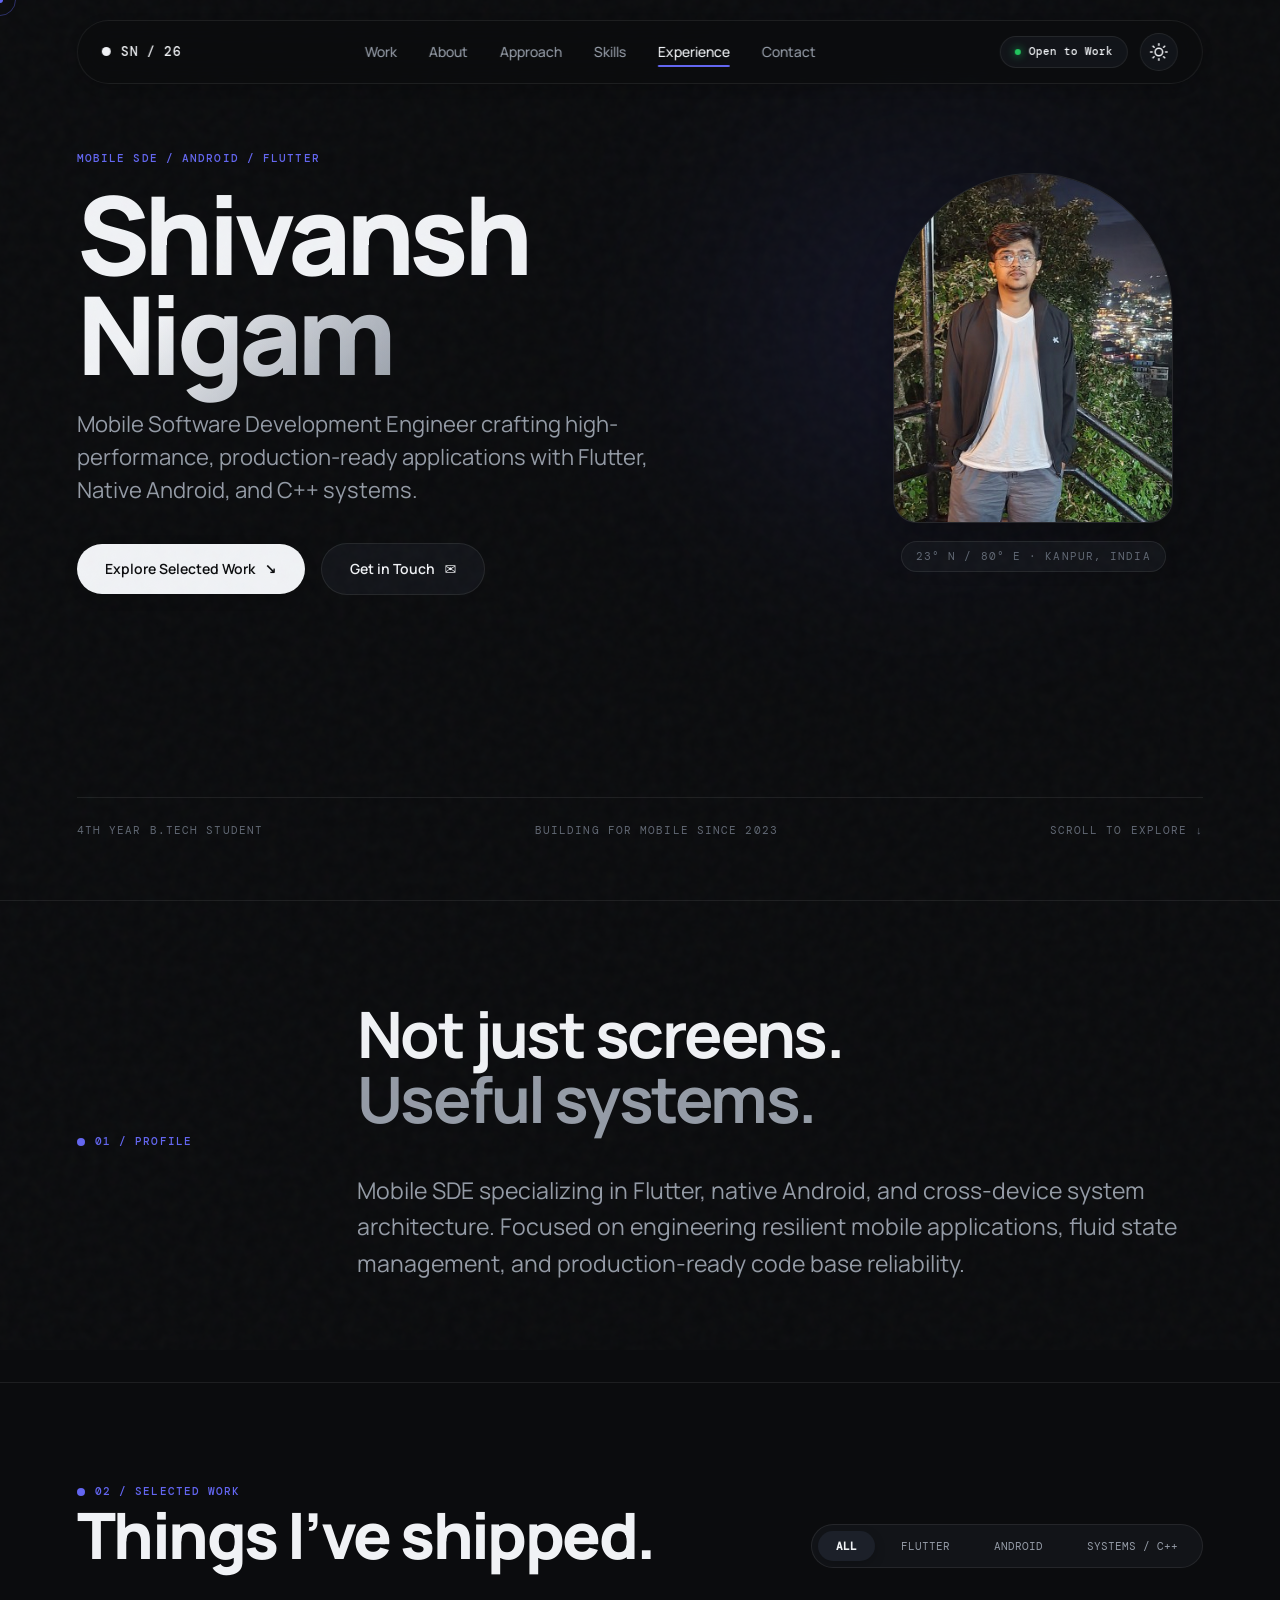
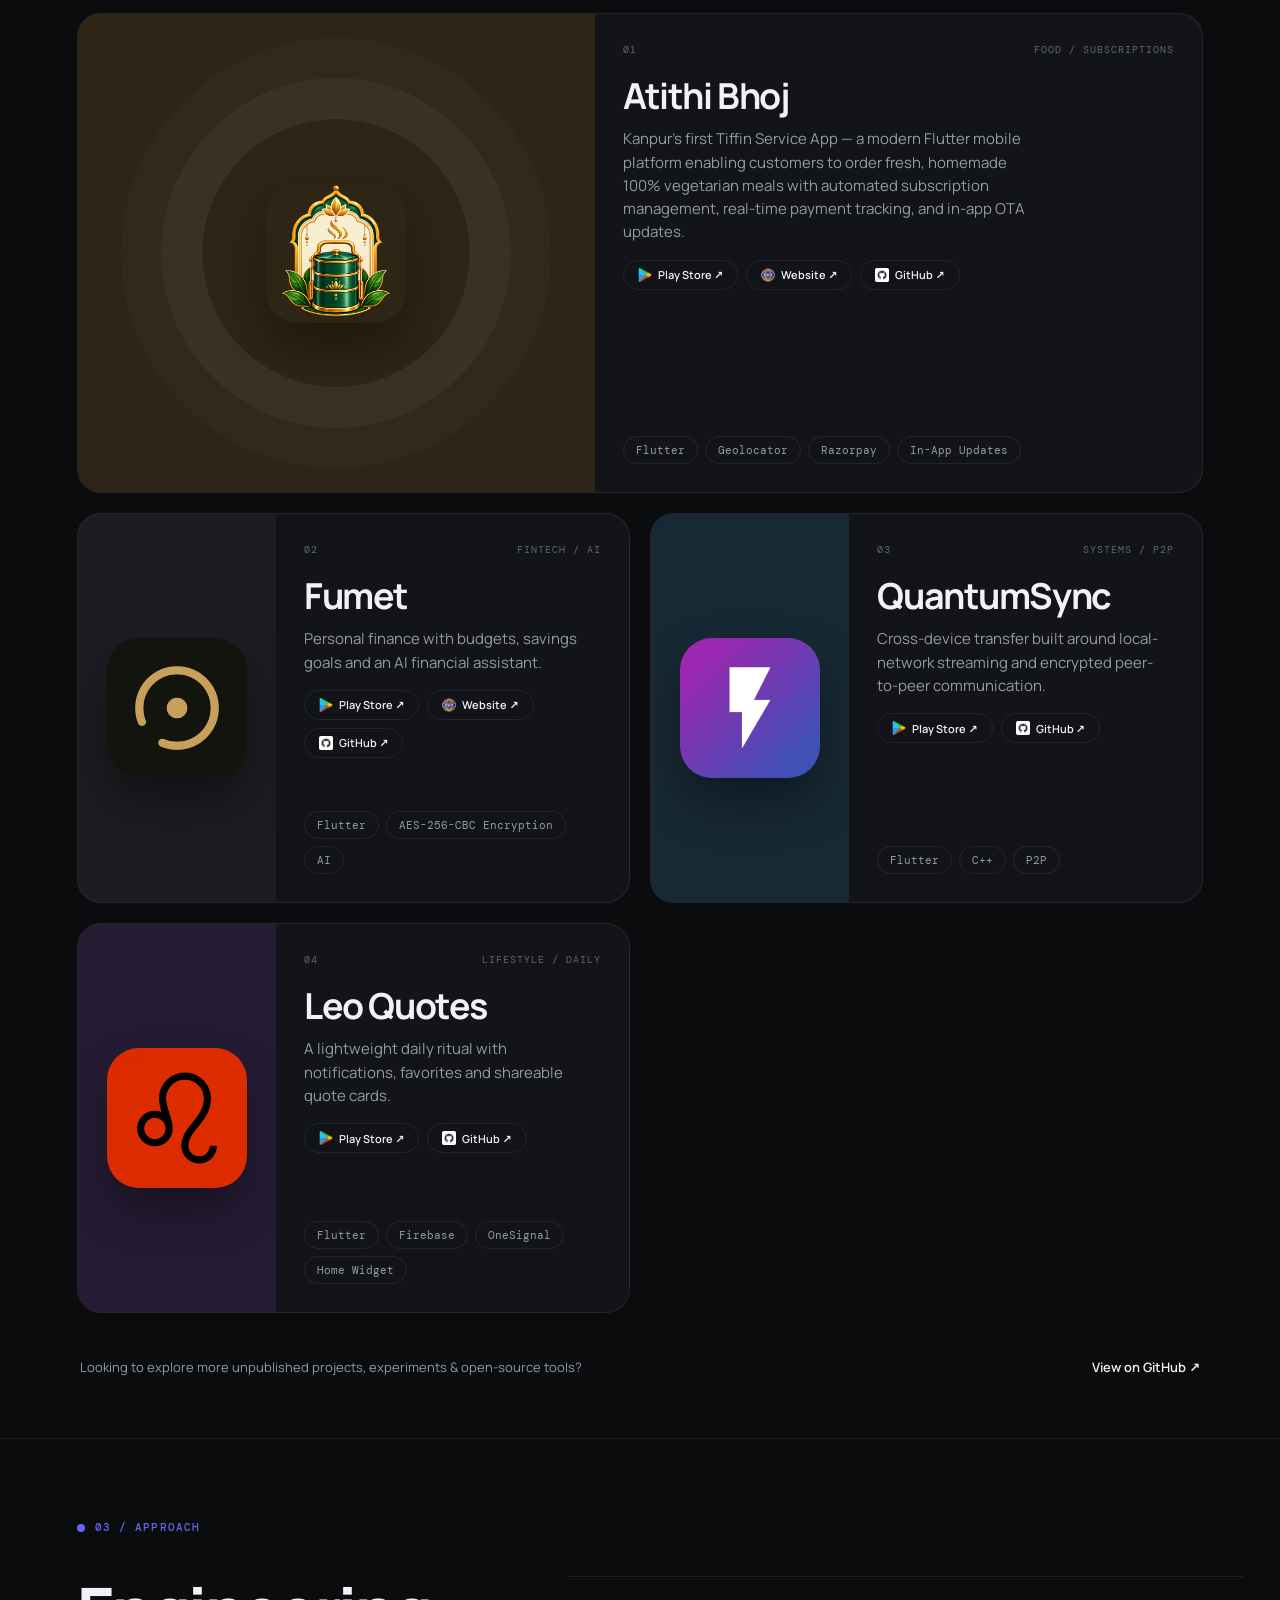
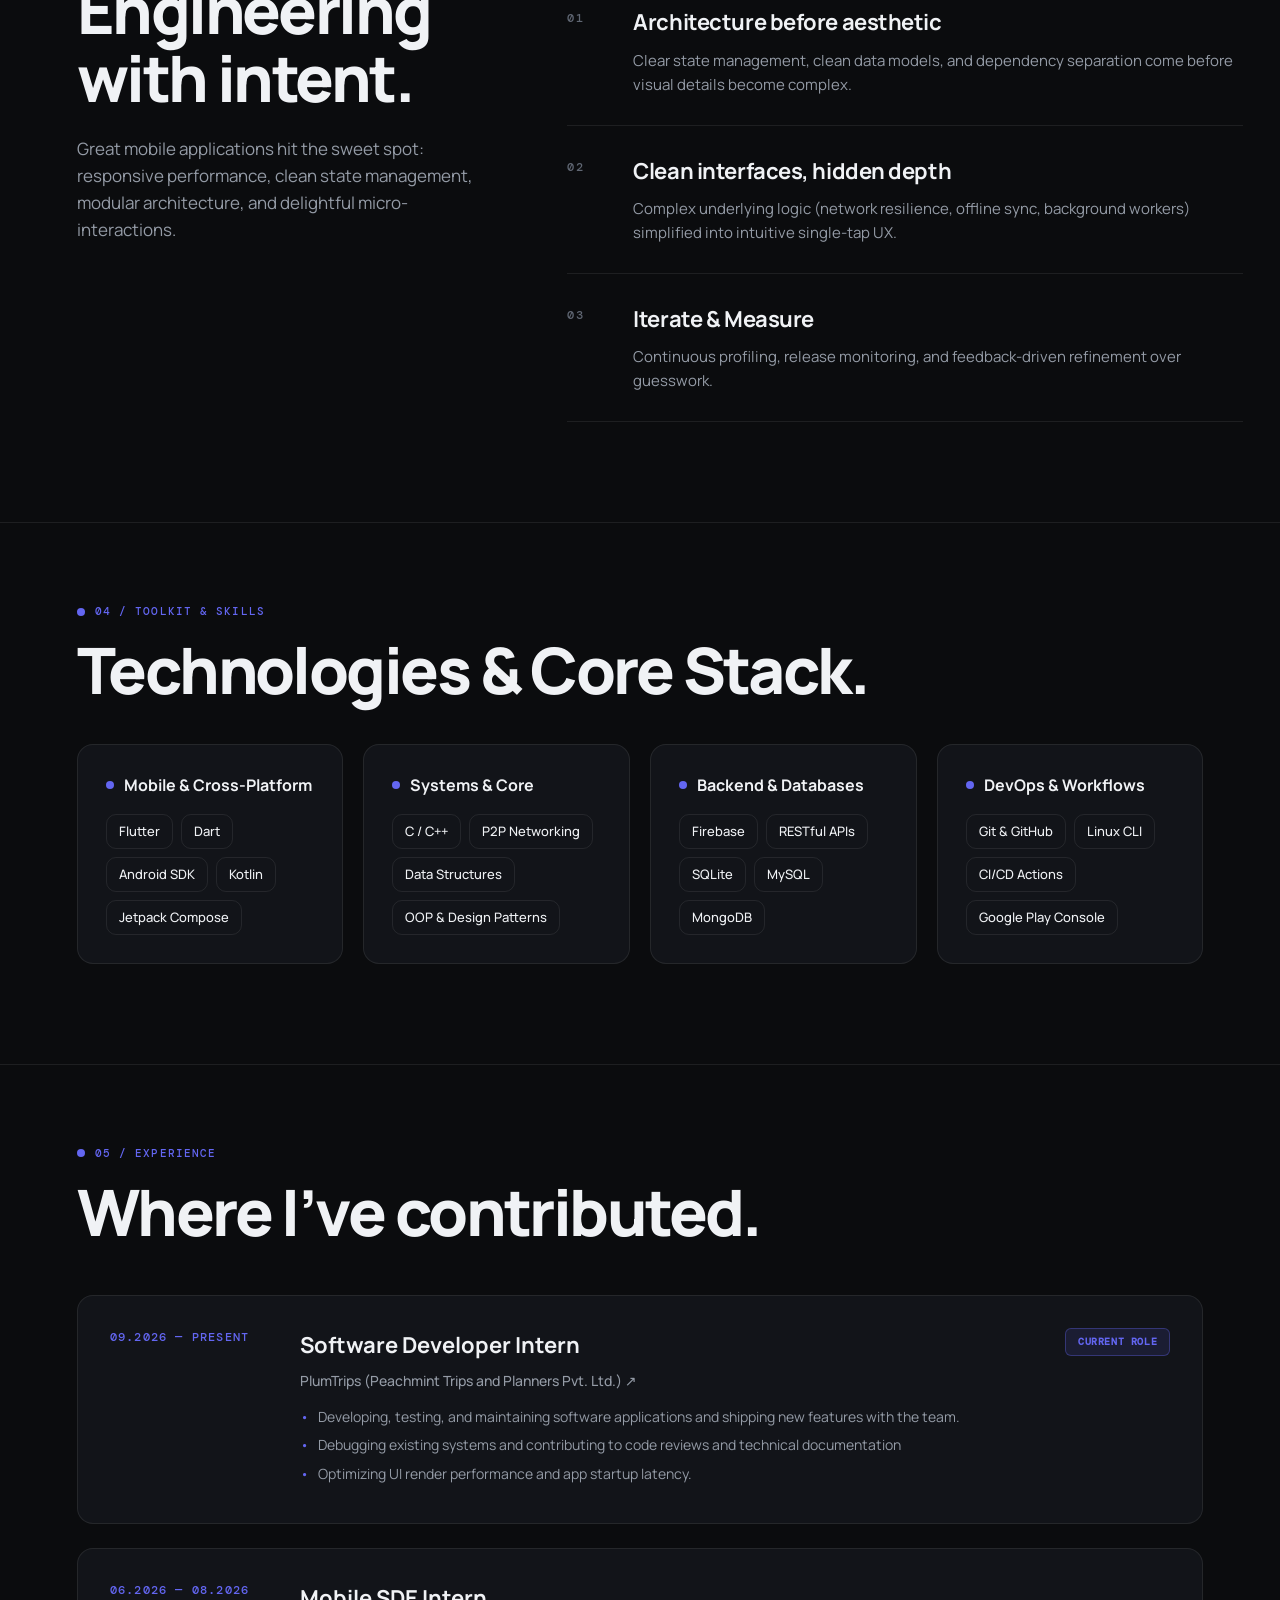
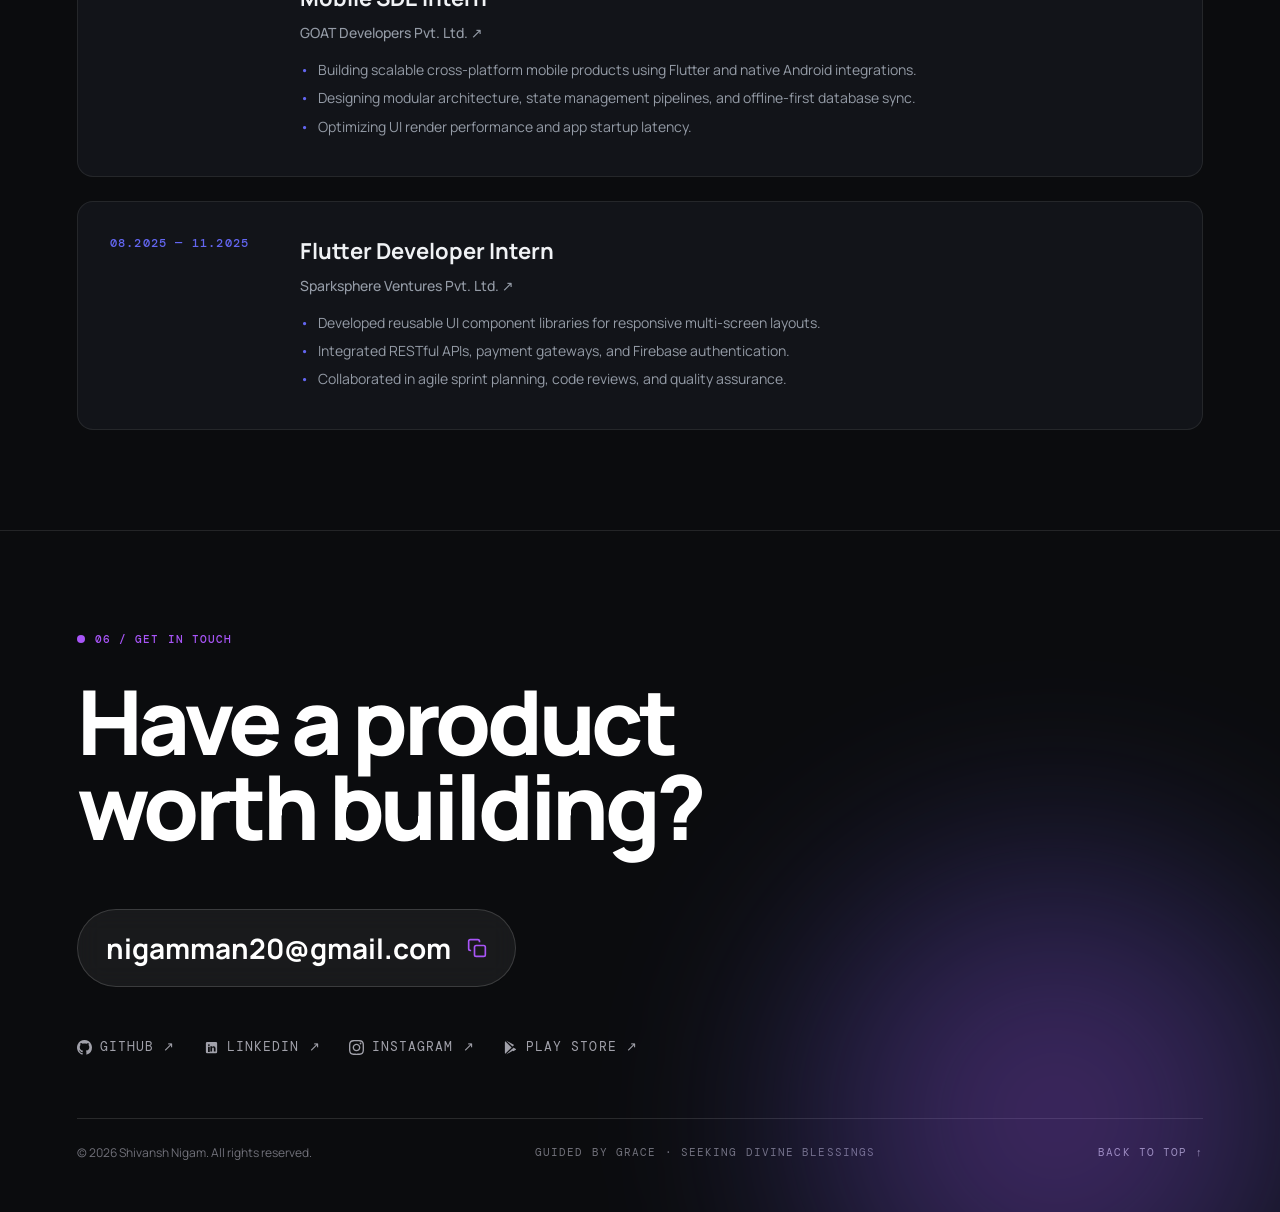
<file: index.html>
<!DOCTYPE html>
<html lang="en" data-theme="dark">

<head>
  <meta charset="utf-8" />
  <meta name="viewport" content="width=device-width, initial-scale=1" />
  <meta name="description"
    content="Shivansh Nigam — Mobile SDE & Android/Flutter Developer building scalable mobile products." />
  <meta name="theme-color" content="#0b0c0e" />
  <title>Shivansh Nigam - Mobile SDE</title>

  <!-- Google Fonts -->
  <link rel="preconnect" href="https://fonts.googleapis.com">
  <link rel="preconnect" href="https://fonts.gstatic.com" crossorigin>
  <link
    href="https://fonts.googleapis.com/css2?family=DM+Mono:wght@400;500&family=Manrope:wght@400;500;600;700;800&display=swap"
    rel="stylesheet">

  <!-- Favicon -->
  <link rel="icon" type="image/png" href="assets/icons/nigamman_icon_512.png" />
  <link rel="apple-touch-icon" href="assets/icons/nigamman_icon_512.png" />

  <link rel="stylesheet" href="styles.css" />
</head>

<body>
  <!-- Ambient background grain & glow -->
  <div class="grain"></div>
  <div class="ambient-glow ambient-hero"></div>

  <!-- Top Scroll Progress -->
  <div class="scroll-line" id="scrollLine"><span></span></div>

  <!-- Header & Navigation -->
  <header class="nav-header">
    <a class="mark" href="#top" aria-label="Shivansh Nigam Home">
      <span class="mark-dot"></span>
      <span>SN / 26</span>
    </a>

    <nav class="desktop-nav" aria-label="Primary Navigation">
      <a href="#work">Work</a>
      <a href="#about">About</a>
      <a href="#approach">Approach</a>
      <a href="#skills">Skills</a>
      <a href="#experience">Experience</a>
      <a href="#contact">Contact</a>
    </nav>

    <div class="nav-actions">
      <a class="availability" href="mailto:nigamman20@gmail.com?subject=Job%20Opportunity%20Inquiry">
        <span class="availability-dot"></span> Open to Work
      </a>

      <!-- Theme Switcher -->
      <button class="theme-toggle" id="themeToggle" aria-label="Toggle dark/light theme" title="Toggle theme">
        <svg class="sun-icon" viewBox="0 0 24 24">
          <circle cx="12" cy="12" r="5"></circle>
          <line x1="12" y1="1" x2="12" y2="3"></line>
          <line x1="12" y1="21" x2="12" y2="23"></line>
          <line x1="4.22" y1="4.22" x2="5.64" y2="5.64"></line>
          <line x1="18.36" y1="18.36" x2="19.78" y2="19.78"></line>
          <line x1="1" y1="12" x2="3" y2="12"></line>
          <line x1="21" y1="12" x2="23" y2="12"></line>
          <line x1="4.22" y1="19.78" x2="5.64" y2="18.36"></line>
          <line x1="18.36" y1="5.64" x2="19.78" y2="4.22"></line>
        </svg>
      </button>

      <!-- Mobile Hamburger Button -->
      <button class="menu-btn" id="menuBtn" aria-label="Toggle navigation menu" aria-expanded="false">
        <span></span>
        <span></span>
      </button>
    </div>
  </header>

  <!-- Mobile Overlay Menu -->
  <div class="mobile-menu" id="mobileMenu">
    <a href="#work">Work</a>
    <a href="#about">About</a>
    <a href="#approach">Approach</a>
    <a href="#skills">Skills</a>
    <a href="#experience">Experience</a>
    <a href="#contact">Contact</a>
  </div>

  <main id="top">
    <!-- Hero Section -->
    <section class="hero section-pad">
      <div class="hero-grid">
        <div class="hero-content reveal">
          <div class="hero-meta mono">MOBILE SDE / ANDROID / FLUTTER</div>
          <div class="hero-title">
            <h1>Shivansh<br><span class="gradient-text">Nigam</span></h1>
          </div>
          <p class="hero-sub">Mobile Software Development Engineer crafting high-performance, production-ready
            applications with Flutter, Native Android, and C++ systems.</p>

          <div class="hero-actions">
            <a href="#work" class="btn btn-primary">
              Explore Selected Work <span>↘</span>
            </a>
            <a href="#contact" class="btn btn-secondary">
              Get in Touch <span>✉</span>
            </a>
          </div>
        </div>

        <div class="hero-portrait-wrapper reveal">
          <div class="portrait-card">
            <img src="assets/profile.jpg" alt="Shivansh Nigam" />
          </div>
          <div class="portrait-location mono">23° N / 80° E · KANPUR, INDIA</div>
        </div>
      </div>

      <div class="hero-footer mono reveal">
        <span>4TH YEAR B.TECH STUDENT</span>
        <span>BUILDING FOR MOBILE SINCE 2023</span>
        <span>SCROLL TO EXPLORE ↓</span>
      </div>
    </section>

    <!-- Profile / About Section -->
    <section class="statement section-pad reveal" id="about">
      <div class="statement-grid">
        <div class="section-label mono">01 / PROFILE</div>
        <div>
          <h2 class="giant-text">Not just screens.<br><span>Useful systems.</span></h2>
          <p class="statement-body">Mobile SDE specializing in Flutter, native Android, and cross-device system
            architecture. Focused on engineering resilient mobile applications, fluid state management, and
            production-ready code base reliability.</p>
        </div>
      </div>
    </section>

    <!-- Selected Work Section -->
    <section class="work section-pad" id="work">
      <div class="section-head reveal">
        <div>
          <div class="section-label mono">02 / SELECTED WORK</div>
          <h2 class="section-title">Things I’ve shipped.</h2>
        </div>

        <!-- Filter Tabs -->
        <div class="filter-tabs" id="filterTabs">
          <button class="filter-btn active" data-filter="all">ALL</button>
          <button class="filter-btn" data-filter="flutter">FLUTTER</button>
          <button class="filter-btn" data-filter="android">ANDROID</button>
          <button class="filter-btn" data-filter="systems">SYSTEMS / C++</button>
        </div>
      </div>

      <div class="work-list">
        <article class="project featured reveal" data-category="flutter">
          <div class="project-visual warm">
            <div class="visual-ring"></div>
            <img src="assets/atithi-bhoj.png" alt="Atithi Bhoj app icon" />
          </div>
          <div class="project-info">
            <div class="project-top mono">
              <span>01</span>
              <span>FOOD / SUBSCRIPTIONS</span>
            </div>
            <h3>Atithi Bhoj</h3>
            <p>Kanpur's first Tiffin Service App — a modern Flutter mobile platform enabling customers to order fresh,
              homemade 100% vegetarian meals with automated subscription management, real-time payment tracking, and
              in-app OTA updates.</p>
            <div class="project-actions">
              <a href="https://play.google.com/store/apps/details?id=com.nigamman.atithibhoj" target="_blank"
                rel="noreferrer" class="project-btn btn-playstore"><img
                  src="assets/icons/playstore (1).png" alt="Play Store" class="btn-icon" /> Play Store ↗</a>
              <a href="https://nigamman.github.io/atithi-bhoj-website/" target="_blank" rel="noreferrer"
                class="project-btn btn-demo"><img src="assets/icons/world-wide-web.png" alt="Website"
                  class="btn-icon btn-icon-web" /> Website ↗</a>
              <a href="https://github.com/nigamman/tiffin_service_app" target="_blank" rel="noreferrer"
                class="project-btn btn-github"><img src="assets/icons/github.png" alt="GitHub"
                  class="btn-icon btn-icon-github" /> GitHub ↗</a>
            </div>
            <div class="tags">
              <span>Flutter</span>
              <span>Geolocator</span>
              <span>Razorpay</span>
              <span>In-App Updates</span>
            </div>
          </div>
        </article>

        <article class="project reveal" data-category="flutter">
          <div class="project-visual dark">
            <img src="assets/fumet.png" alt="Fumet app icon" />
          </div>
          <div class="project-info">
            <div class="project-top mono">
              <span>02</span>
              <span>FINTECH / AI</span>
            </div>
            <h3>Fumet</h3>
            <p>Personal finance with budgets, savings goals and an AI financial assistant.</p>
            <div class="project-actions">
              <a href="https://play.google.com/store/apps/details?id=com.nigamman.fumet" target="_blank"
                rel="noreferrer" class="project-btn btn-playstore"><img src="assets/icons/playstore (1).png"
                  alt="Play Store" class="btn-icon" /> Play Store ↗</a>
              <a href="https://nigamman.github.io/fumet.in/" target="_blank" rel="noreferrer"
                class="project-btn btn-demo"><img src="assets/icons/world-wide-web.png" alt="Website"
                  class="btn-icon btn-icon-web" /> Website ↗</a>
              <a href="https://github.com/nigamman/smart-fintech-app" target="_blank" rel="noreferrer"
                class="project-btn btn-github"><img src="assets/icons/github.png" alt="GitHub"
                  class="btn-icon btn-icon-github" /> GitHub ↗</a>
            </div>
            <div class="tags">
              <span>Flutter</span>
              <span>AES-256-CBC Encryption</span>
              <span>AI</span>
            </div>
          </div>
        </article>

        <article class="project reveal" data-category="systems">
          <div class="project-visual blue">
            <img src="assets/quantumsync.png" alt="QuantumSync app icon" />
          </div>
          <div class="project-info">
            <div class="project-top mono">
              <span>03</span>
              <span>SYSTEMS / P2P</span>
            </div>
            <h3>QuantumSync</h3>
            <p>Cross-device transfer built around local-network streaming and encrypted peer-to-peer communication.</p>
            <div class="project-actions">
              <a href="https://play.google.com/store/apps/details?id=com.nigamman.quantumsync" target="_blank"
                rel="noreferrer" class="project-btn btn-playstore"><img src="assets/icons/playstore (1).png"
                  alt="Play Store" class="btn-icon" /> Play Store ↗</a>
              <a href="https://github.com/nigamman/quantum_sync" target="_blank" rel="noreferrer"
                class="project-btn btn-github"><img src="assets/icons/github.png" alt="GitHub"
                  class="btn-icon btn-icon-github" /> GitHub ↗</a>
            </div>
            <div class="tags">
              <span>Flutter</span>
              <span>C++</span>
              <span>P2P</span>
            </div>
          </div>
        </article>

        <article class="project reveal" data-category="android">
          <div class="project-visual violet">
            <img src="assets/leo-quotes.png" alt="Leo Quotes app icon" />
          </div>
          <div class="project-info">
            <div class="project-top mono">
              <span>04</span>
              <span>LIFESTYLE / DAILY</span>
            </div>
            <h3>Leo Quotes</h3>
            <p>A lightweight daily ritual with notifications, favorites and shareable quote cards.</p>
            <div class="project-actions">
              <a href="https://play.google.com/store/apps/details?id=com.nigamman.leoquotes" target="_blank"
                rel="noreferrer" class="project-btn btn-playstore"><img src="assets/icons/playstore (1).png"
                  alt="Play Store" class="btn-icon" /> Play Store ↗</a>
              <a href="https://github.com/nigamman/app_leo_quotes" target="_blank" rel="noreferrer"
                class="project-btn btn-github"><img src="assets/icons/github.png" alt="GitHub"
                  class="btn-icon btn-icon-github" /> GitHub ↗</a>
            </div>
            <div class="tags">
              <span>Flutter</span>
              <span>Firebase</span>
              <span>OneSignal</span>
              <span>Home Widget</span>
            </div>
          </div>
        </article>
      </div>

      <div class="all-work reveal">
        <span>Looking to explore more unpublished projects, experiments & open-source tools?</span>
        <a href="https://github.com/nigamman" target="_blank" rel="noreferrer">View on GitHub ↗</a>
      </div>
    </section>

    <!-- Approach Section -->
    <section class="approach-section section-pad" id="approach">
      <div class="section-label mono reveal">03 / APPROACH</div>
      <div class="approach-grid">
        <div class="reveal">
          <h2 class="section-title">Engineering<br>with intent.</h2>
          <p style="color: var(--text-muted); margin-top: 24px; font-size: 17px; max-width: 400px;">
            Great mobile applications hit the sweet spot: responsive performance, clean state management, modular
            architecture, and delightful micro-interactions.
          </p>
        </div>

        <div class="principles-list">
          <article class="principle-card reveal">
            <span class="principle-num mono">01</span>
            <div>
              <h3>Architecture before aesthetic</h3>
              <p>Clear state management, clean data models, and dependency separation come before visual details become
                complex.</p>
            </div>
          </article>

          <article class="principle-card reveal">
            <span class="principle-num mono">02</span>
            <div>
              <h3>Clean interfaces, hidden depth</h3>
              <p>Complex underlying logic (network resilience, offline sync, background workers) simplified into
                intuitive single-tap UX.</p>
            </div>
          </article>

          <article class="principle-card reveal">
            <span class="principle-num mono">03</span>
            <div>
              <h3>Iterate & Measure</h3>
              <p>Continuous profiling, release monitoring, and feedback-driven refinement over guesswork.</p>
            </div>
          </article>
        </div>
      </div>
    </section>

    <!-- Toolkit / Skills Section -->
    <section class="stack-section section-pad" id="skills">
      <div class="section-label mono reveal">04 / TOOLKIT & SKILLS</div>
      <h2 class="section-title reveal" style="margin-top: 16px;">Technologies & Core Stack.</h2>

      <div class="toolkit-grid">
        <div class="toolkit-card reveal">
          <h3><span></span> Mobile & Cross-Platform</h3>
          <div class="skill-chips">
            <span class="skill-chip">Flutter</span>
            <span class="skill-chip">Dart</span>
            <span class="skill-chip">Android SDK</span>
            <span class="skill-chip">Kotlin</span>
            <span class="skill-chip">Jetpack Compose</span>
          </div>
        </div>

        <div class="toolkit-card reveal">
          <h3><span></span> Systems & Core</h3>
          <div class="skill-chips">
            <span class="skill-chip">C / C++</span>
            <span class="skill-chip">P2P Networking</span>
            <span class="skill-chip">Data Structures</span>
            <span class="skill-chip">OOP & Design Patterns</span>
          </div>
        </div>

        <div class="toolkit-card reveal">
          <h3><span></span> Backend & Databases</h3>
          <div class="skill-chips">
            <span class="skill-chip">Firebase</span>
            <span class="skill-chip">RESTful APIs</span>
            <span class="skill-chip">SQLite</span>
            <span class="skill-chip">MySQL</span>
            <span class="skill-chip">MongoDB</span>
          </div>
        </div>

        <div class="toolkit-card reveal">
          <h3><span></span> DevOps & Workflows</h3>
          <div class="skill-chips">
            <span class="skill-chip">Git & GitHub</span>
            <span class="skill-chip">Linux CLI</span>
            <span class="skill-chip">CI/CD Actions</span>
            <span class="skill-chip">Google Play Console</span>
          </div>
        </div>
      </div>
    </section>

    <!-- Career Experience Section -->
    <section class="career-section section-pad" id="experience">
      <div class="section-label mono reveal">05 / EXPERIENCE</div>
      <h2 class="section-title reveal" style="margin-top: 16px;">Where I’ve contributed.</h2>

      <div class="timeline">
        <!-- Experience 1 -->
        <div class="timeline-item reveal">
          <div class="timeline-date mono">09.2026 — PRESENT</div>
          <div class="timeline-content">
            <h3>Software Developer Intern</h3>
            <div class="timeline-company">
              <a href="https://www.plumtrips.com/" target="_blank" rel="noreferrer">PlumTrips (Peachmint Trips and Planners Pvt. Ltd.) ↗</a>
            </div>
            <ul class="timeline-bullets">
              <li>Developing, testing, and maintaining software applications and shipping new features with the team.</li>
              <li>Debugging existing systems and contributing to code reviews and technical documentation</li>
              <li>Optimizing UI render performance and app startup latency.</li>
            </ul>
          </div>
          <span class="status-badge active">CURRENT ROLE</span>
        </div>

        <!-- Experience 2 -->
        <div class="timeline-item reveal">
          <div class="timeline-date mono">06.2026 — 08.2026</div>
          <div class="timeline-content">
            <h3>Mobile SDE Intern</h3>
            <div class="timeline-company">
              <a href="https://goatdevelopers.com/" target="_blank" rel="noreferrer">GOAT Developers Pvt. Ltd. ↗</a>
            </div>
            <ul class="timeline-bullets">
              <li>Building scalable cross-platform mobile products using Flutter and native Android integrations.</li>
              <li>Designing modular architecture, state management pipelines, and offline-first database sync.</li>
              <li>Optimizing UI render performance and app startup latency.</li>
            </ul>
          </div>
        </div>

        <!-- Experience 3 -->
        <div class="timeline-item reveal">
          <div class="timeline-date mono">08.2025 — 11.2025</div>
          <div class="timeline-content">
            <h3>Flutter Developer Intern</h3>
            <div class="timeline-company">
              <a href="https://sparksphereventure.com/" target="_blank" rel="noreferrer">Sparksphere Ventures Pvt. Ltd.
                ↗</a>
            </div>
            <ul class="timeline-bullets">
              <li>Developed reusable UI component libraries for responsive multi-screen layouts.</li>
              <li>Integrated RESTful APIs, payment gateways, and Firebase authentication.</li>
              <li>Collaborated in agile sprint planning, code reviews, and quality assurance.</li>
            </ul>
          </div>
        </div>
      </div>
    </section>

    <!-- Contact & Footer Section -->
    <section class="contact-section section-pad" id="contact">
      <div class="contact-aura"></div>
      <div class="contact-inner reveal">
        <div class="section-label mono">06 / GET IN TOUCH</div>
        <h2 class="contact-title">Have a product<br>worth building?</h2>

        <div class="email-copy-box" id="copyEmailContactBtn" title="Click to copy email">
          <span class="email-address">nigamman20@gmail.com</span>
          <svg class="copy-icon" viewBox="0 0 24 24" fill="none" stroke="currentColor" stroke-width="2">
            <rect x="9" y="9" width="13" height="13" rx="2" ry="2"></rect>
            <path d="M5 15H4a2 2 0 0 1-2-2V4a2 2 0 0 1 2-2h9a2 2 0 0 1 2 2v1"></path>
          </svg>
        </div>

        <div class="social-links mono">
          <a href="https://github.com/nigamman" target="_blank" rel="noreferrer" class="social-link">
            <svg class="social-icon" viewBox="0 0 24 24" width="15" height="15" fill="currentColor">
              <path
                d="M12 0C5.37 0 0 5.37 0 12c0 5.31 3.435 9.795 8.205 11.385.6.105.825-.255.825-.57 0-.285-.015-1.23-.015-2.235-3.015.555-3.795-.735-4.035-1.41-.135-.345-.72-1.41-1.23-1.695-.42-.225-1.02-.78-.015-.795.945-.015 1.62.87 1.845 1.23 1.08 1.815 2.805 1.305 3.495.99.105-.78.42-1.305.765-1.605-2.67-.3-5.46-1.335-5.46-5.925 0-1.305.465-2.385 1.23-3.225-.12-.3-.54-1.53.12-3.18 0 0 1.005-.315 3.3 1.23.96-.27 1.98-.405 3-.405s2.04.135 3 .405c2.295-1.56 3.3-1.23 3.3-1.23.66 1.65.24 2.88.12 3.18.765.84 1.23 1.905 1.23 3.225 0 4.605-2.805 5.625-5.475 5.925.435.375.81 1.095.81 2.22 0 1.605-.015 2.895-.015 3.3 0 .315.225.69.825.57A12.02 12.02 0 0024 12c0-6.63-5.37-12-12-12z" />
            </svg>
            GitHub ↗
          </a>
          <a href="https://www.linkedin.com/in/shivansh-nigam-0a3658286/" target="_blank" rel="noreferrer"
            class="social-link">
            <svg class="social-icon" viewBox="0 0 24 24" width="15" height="15" fill="currentColor">
              <path
                d="M19 3a2 2 0 0 1 2 2v14a2 2 0 0 1-2 2H5a2 2 0 0 1-2-2V5a2 2 0 0 1 2-2h14m-.5 15.5v-5.3a3.26 3.26 0 0 0-3.26-3.26c-.85 0-1.84.52-2.28 1.3v-1.11h-2.79v8.37h2.79v-4.93c0-.77.62-1.4 1.39-1.4a1.4 1.4 0 0 1 1.4 1.4v4.93h2.75M6.46 10.9v8.37H9.25V10.9H6.46M7.86 6.72a1.47 1.47 0 1 0 0 2.94 1.47 1.47 0 0 0 0-2.94z" />
            </svg>
            LinkedIn ↗
          </a>
          <a href="https://www.instagram.com/nigamman/" target="_blank" rel="noreferrer" class="social-link">
            <svg class="social-icon" viewBox="0 0 24 24" width="15" height="15" fill="currentColor">
              <path
                d="M12 2.163c3.204 0 3.584.012 4.85.07 3.252.148 4.771 1.691 4.919 4.919.058 1.265.069 1.645.069 4.849 0 3.205-.012 3.584-.069 4.849-.149 3.225-1.664 4.771-4.919 4.919-1.266.058-1.644.07-4.85.07-3.204 0-3.584-.012-4.849-.07-3.26-.149-4.771-1.699-4.919-4.92-.058-1.265-.07-1.644-.07-4.849 0-3.204.013-3.583.07-4.849.149-3.227 1.664-4.771 4.919-4.919 1.266-.057 1.645-.069 4.849-.069zm0-2.163c-3.259 0-3.667.014-4.947.072-4.358.2-6.78 2.618-6.98 6.98-.059 1.281-.073 1.689-.073 4.948 0 3.259.014 3.668.072 4.948.2 4.358 2.618 6.78 6.98 6.98 1.281.058 1.689.072 4.948.072 3.259 0 3.668-.014 4.948-.072 4.354-.2 6.782-2.618 6.979-6.98.059-1.28.073-1.689.073-4.948 0-3.259-.014-3.667-.072-4.947-.196-4.354-2.617-6.78-6.979-6.98-1.281-.059-1.69-.073-4.949-.073zm0 5.838c-3.403 0-6.162 2.759-6.162 6.162s2.759 6.163 6.162 6.163 6.162-2.759 6.162-6.163c0-3.403-2.759-6.162-6.162-6.162zm0 10.162c-2.209 0-4-1.79-4-4 0-2.209 1.791-4 4-4s4 1.791 4 4c0 2.21-1.791 4-4 4zm6.406-11.845c-.796 0-1.441.645-1.441 1.44s.645 1.44 1.441 1.44c.795 0 1.439-.645 1.439-1.44s-.644-1.44-1.439-1.44z" />
            </svg>
            Instagram ↗
          </a>
          <a href="https://play.google.com/store/apps/dev?id=7773127578430372080" target="_blank" rel="noreferrer"
            class="social-link">
            <svg class="social-icon" viewBox="0 0 24 24" width="15" height="15" fill="currentColor">
              <path
                d="M3.609 1.814L13.792 12 3.61 22.186a1.99 1.99 0 0 1-.61-1.428V3.242c0-.547.222-1.043.609-1.428zM15.206 13.414l2.582 2.582-12.784 7.377 10.202-9.959zM15.206 10.586L5.004.627l12.784 7.377-2.582 2.582zm1.414 1.414l3.856 2.226c.72.416.72 1.096 0 1.512l-3.856 2.226-2.582-2.582 2.582-2.582z" />
            </svg>
            Play Store ↗
          </a>
        </div>
      </div>

      <footer class="footer section-pad" style="padding-left: 0; padding-right: 0;">
        <span>© 2026 Shivansh Nigam. All rights reserved.</span>
        <span class="mono">GUIDED BY GRACE · SEEKING DIVINE BLESSINGS</span>
        <a href="#top" class="mono">BACK TO TOP ↑</a>
      </footer>
    </section>
  </main>


  <!-- Toast Notification Container -->
  <div class="toast-container" id="toastContainer"></div>

  <!-- Custom Cursor Elements (Desktop) -->
  <div class="cursor-dot" id="cursorDot"></div>
  <div class="cursor-outline" id="cursorOutline"></div>

  <script src="script.js"></script>
</body>

</html>
</file>
<file: styles.css>
/* Modern CSS Design System - Shivansh Nigam Portfolio */

:root {
  /* Dark Theme (Default) */
  --bg-color: #0b0c0e;
  --bg-secondary: #121418;
  --bg-card: rgba(22, 25, 31, 0.7);
  --bg-card-hover: rgba(30, 35, 45, 0.8);
  --text-main: #f0f2f5;
  --text-muted: #949ba6;
  --text-dim: #606773;
  --border-color: rgba(255, 255, 255, 0.08);
  --border-hover: rgba(255, 255, 255, 0.2);
  --accent-color: #6366f1;
  --accent-glow: rgba(99, 102, 241, 0.25);
  --acid-color: #c9ff4a;
  --acid-glow: rgba(201, 255, 74, 0.15);
  --violet-color: #a855f7;
  --blue-color: #38bdf8;
  --green-color: #22c55e;
  --nav-bg: rgba(11, 12, 14, 0.75);
  --radius-lg: 24px;
  --radius-md: 16px;
  --radius-sm: 10px;
  --shadow-sm: 0 4px 12px rgba(0, 0, 0, 0.2);
  --shadow-lg: 0 20px 40px rgba(0, 0, 0, 0.4);
  --font-sans: 'Manrope', system-ui, -apple-system, sans-serif;
  --font-mono: 'DM Mono', monospace;
  --transition-fast: 0.2s cubic-bezier(0.4, 0, 0.2, 1);
  --transition-smooth: 0.4s cubic-bezier(0.16, 1, 0.3, 1);
}

[data-theme="light"] {
  --bg-color: #f6f5f0;
  --bg-secondary: #eae8e1;
  --bg-card: rgba(255, 255, 255, 0.75);
  --bg-card-hover: rgba(255, 255, 255, 0.95);
  --text-main: #141619;
  --text-muted: #5a606b;
  --text-dim: #8b929e;
  --border-color: rgba(20, 22, 25, 0.1);
  --border-hover: rgba(20, 22, 25, 0.25);
  --accent-color: #4f46e5;
  --accent-glow: rgba(79, 70, 229, 0.15);
  --acid-color: #10b981;
  --acid-glow: rgba(16, 185, 129, 0.15);
  --nav-bg: rgba(246, 245, 240, 0.85);
  --shadow-sm: 0 4px 12px rgba(0, 0, 0, 0.05);
  --shadow-lg: 0 20px 40px rgba(0, 0, 0, 0.08);
}

/* Reset & Base Styles */
*, *::before, *::after {
  box-sizing: border-box;
  margin: 0;
  padding: 0;
}

html {
  scroll-behavior: smooth;
  scroll-padding-top: 100px;
}

body {
  background-color: var(--bg-color);
  color: var(--text-main);
  font-family: var(--font-sans);
  line-height: 1.6;
  overflow-x: hidden;
  transition: background-color var(--transition-smooth), color var(--transition-smooth);
}

/* Custom Selection */
::selection {
  background: var(--accent-color);
  color: #ffffff;
}

/* Noise & Ambient Background */
.grain {
  position: fixed;
  inset: -50%;
  pointer-events: none;
  z-index: 99;
  opacity: 0.03;
  background-image: url("data:image/svg+xml,%3Csvg viewBox='0 0 200 200' xmlns='http://www.w3.org/2000/svg'%3E%3Cfilter id='n'%3E%3CfeTurbulence type='fractalNoise' baseFrequency='0.8' numOctaves='3' stitchTiles='stitch'/%3E%3C/filter%3E%3Crect width='100%25' height='100%25' filter='url(%23n)'/%3E%3C/svg%3E");
  animation: grain 0.3s steps(2) infinite;
}

@keyframes grain {
  0% { transform: translate(0, 0); }
  50% { transform: translate(-1%, 1%); }
  100% { transform: translate(1%, -1%); }
}

.ambient-glow {
  position: absolute;
  border-radius: 50%;
  filter: blur(100px);
  pointer-events: none;
  z-index: -1;
}

.ambient-hero {
  top: 5vh;
  right: 5vw;
  width: 45vw;
  height: 45vw;
  max-width: 600px;
  max-height: 600px;
  background: radial-gradient(circle, var(--accent-glow) 0%, rgba(0,0,0,0) 70%);
  opacity: 0.6;
}

/* Top Progress Line */
.scroll-line {
  position: fixed;
  top: 0;
  left: 0;
  width: 100%;
  height: 3px;
  z-index: 1000;
  background: transparent;
}

.scroll-line span {
  display: block;
  height: 100%;
  width: 0%;
  background: linear-gradient(90deg, var(--accent-color), var(--acid-color));
  transition: width 0.1s linear;
}

/* Typography Utilities */
.mono {
  font-family: var(--font-mono);
  font-size: 11px;
  letter-spacing: 0.1em;
  text-transform: uppercase;
}

.section-pad {
  padding-left: clamp(20px, 6vw, 100px);
  padding-right: clamp(20px, 6vw, 100px);
}

.section-label {
  color: var(--accent-color);
  font-weight: 500;
  display: flex;
  align-items: center;
  gap: 10px;
}

.section-label::before {
  content: "";
  display: inline-block;
  width: 8px;
  height: 8px;
  border-radius: 50%;
  background-color: var(--accent-color);
}

/* Header & Glass Navigation */
.nav-header {
  position: fixed;
  top: 20px;
  left: 50%;
  transform: translateX(-50%);
  width: calc(100% - clamp(40px, 12vw, 200px));
  max-width: 1200px;
  height: 64px;
  z-index: 500;
  display: flex;
  align-items: center;
  justify-content: space-between;
  padding: 0 24px;
  background: var(--nav-bg);
  backdrop-filter: blur(16px);
  -webkit-backdrop-filter: blur(16px);
  border: 1px solid var(--border-color);
  border-radius: 999px;
  box-shadow: var(--shadow-sm);
  transition: all var(--transition-smooth);
}

.mark {
  display: flex;
  align-items: center;
  gap: 10px;
  text-decoration: none;
  color: var(--text-main);
  font-family: var(--font-mono);
  font-weight: 500;
  font-size: 13px;
  letter-spacing: 0.05em;
}

.mark-dot {
  width: 9px;
  height: 9px;
  border-radius: 50%;
  background-color: var(--text-main);
  display: inline-block;
}

.desktop-nav {
  display: flex;
  align-items: center;
  gap: 32px;
}

.desktop-nav a {
  color: var(--text-muted);
  text-decoration: none;
  font-size: 14px;
  font-weight: 500;
  transition: color var(--transition-fast);
  position: relative;
}

.desktop-nav a:hover,
.desktop-nav a.active {
  color: var(--text-main);
}

.desktop-nav a::after {
  content: "";
  position: absolute;
  bottom: -4px;
  left: 0;
  width: 0;
  height: 2px;
  background: var(--accent-color);
  transition: width var(--transition-fast);
  border-radius: 2px;
}

.desktop-nav a:hover::after,
.desktop-nav a.active::after {
  width: 100%;
}

.nav-actions {
  display: flex;
  align-items: center;
  gap: 12px;
}

.availability {
  display: flex;
  align-items: center;
  gap: 8px;
  padding: 6px 14px;
  background: var(--bg-card);
  border: 1px solid var(--border-color);
  border-radius: 999px;
  color: var(--text-main);
  font-family: var(--font-mono);
  font-size: 11px;
  font-weight: 500;
  text-decoration: none;
  transition: all var(--transition-fast);
}

.availability:hover {
  border-color: var(--border-hover);
  background: var(--bg-card-hover);
}

.availability-dot {
  width: 6px;
  height: 6px;
  border-radius: 50%;
  background-color: #22c55e;
  box-shadow: 0 0 8px #22c55e;
  animation: pulse-dot 2s infinite;
}

@keyframes pulse-dot {
  0% { transform: scale(0.95); box-shadow: 0 0 0 0 rgba(34, 197, 94, 0.5); }
  70% { transform: scale(1); box-shadow: 0 0 0 6px rgba(34, 197, 94, 0); }
  100% { transform: scale(0.95); box-shadow: 0 0 0 0 rgba(34, 197, 94, 0); }
}

.theme-toggle {
  background: var(--bg-card);
  border: 1px solid var(--border-color);
  color: var(--text-main);
  width: 38px;
  height: 38px;
  border-radius: 50%;
  display: flex;
  align-items: center;
  justify-content: center;
  cursor: pointer;
  transition: all var(--transition-fast);
}

.theme-toggle:hover {
  background: var(--bg-card-hover);
  border-color: var(--border-hover);
  transform: rotate(15deg);
}

.theme-toggle svg {
  width: 18px;
  height: 18px;
  fill: none;
  stroke: currentColor;
  stroke-width: 2;
  stroke-linecap: round;
  stroke-linejoin: round;
}

/* Mobile Hamburger Button */
.menu-btn {
  display: none;
  background: var(--bg-card);
  border: 1px solid var(--border-color);
  width: 40px;
  height: 40px;
  border-radius: 50%;
  flex-direction: column;
  align-items: center;
  justify-content: center;
  gap: 5px;
  cursor: pointer;
}

.menu-btn span {
  display: block;
  width: 18px;
  height: 2px;
  background-color: var(--text-main);
  transition: transform 0.3s ease, opacity 0.3s ease;
}

.menu-btn.active span:nth-child(1) {
  transform: translateY(3.5px) rotate(45deg);
}

.menu-btn.active span:nth-child(2) {
  transform: translateY(-3.5px) rotate(-45deg);
}

/* Mobile Overlay Menu */
.mobile-menu {
  position: fixed;
  top: 96px;
  left: 20px;
  right: 20px;
  z-index: 490;
  background: var(--bg-secondary);
  border: 1px solid var(--border-color);
  border-radius: var(--radius-lg);
  padding: 30px 24px;
  display: flex;
  flex-direction: column;
  gap: 20px;
  transform: translateY(-20px) scale(0.95);
  opacity: 0;
  pointer-events: none;
  transition: all 0.3s cubic-bezier(0.16, 1, 0.3, 1);
  box-shadow: var(--shadow-lg);
}

.mobile-menu.open {
  transform: translateY(0) scale(1);
  opacity: 1;
  pointer-events: auto;
}

.mobile-menu a {
  color: var(--text-main);
  text-decoration: none;
  font-size: 22px;
  font-weight: 600;
  padding: 8px 0;
  border-bottom: 1px solid var(--border-color);
}

/* Hero Section */
.hero {
  min-height: 100vh;
  padding-top: 150px;
  padding-bottom: 60px;
  display: flex;
  flex-direction: column;
  justify-content: space-between;
  position: relative;
}

.hero-grid {
  display: grid;
  grid-template-columns: 1fr 340px;
  gap: 60px;
  align-items: center;
  width: 100%;
  max-width: 1280px;
  margin: 0 auto;
}

.hero-content {
  display: flex;
  flex-direction: column;
}

.hero-meta {
  color: var(--accent-color);
  margin-bottom: 16px;
  font-weight: 500;
}

.hero-title h1 {
  font-size: clamp(52px, 8.5vw, 110px);
  line-height: 0.92;
  font-weight: 800;
  letter-spacing: -0.05em;
  margin-bottom: 24px;
  color: var(--text-main);
}

.hero-title h1 span.gradient-text {
  background: linear-gradient(135deg, var(--text-main) 30%, var(--text-muted));
  -webkit-background-clip: text;
  background-clip: text;
  -webkit-text-fill-color: transparent;
}

.hero-sub {
  font-size: clamp(18px, 2.2vw, 22px);
  color: var(--text-muted);
  max-width: 600px;
  line-height: 1.5;
  margin-bottom: 36px;
  font-weight: 400;
}

.hero-actions {
  display: flex;
  align-items: center;
  gap: 16px;
  flex-wrap: wrap;
}

/* Button Component */
.btn {
  display: inline-flex;
  align-items: center;
  justify-content: center;
  gap: 10px;
  padding: 14px 28px;
  border-radius: 999px;
  font-size: 14px;
  font-weight: 600;
  text-decoration: none;
  cursor: pointer;
  transition: all var(--transition-fast);
  border: none;
}

.btn-primary {
  background: var(--text-main);
  color: var(--bg-color);
  box-shadow: 0 4px 14px rgba(0, 0, 0, 0.15);
}

.btn-primary:hover {
  transform: translateY(-2px);
  box-shadow: 0 8px 20px rgba(0, 0, 0, 0.25);
  opacity: 0.95;
}

.btn-secondary {
  background: var(--bg-card);
  color: var(--text-main);
  border: 1px solid var(--border-color);
}

.btn-secondary:hover {
  background: var(--bg-card-hover);
  border-color: var(--border-hover);
  transform: translateY(-2px);
}

/* Hero Portrait Frame */
.hero-portrait-wrapper {
  position: relative;
  width: 100%;
  display: flex;
  flex-direction: column;
  align-items: center;
}

.portrait-card {
  position: relative;
  width: 100%;
  max-width: 280px;
  aspect-ratio: 1 / 1.25;
  border-radius: 140px 140px 24px 24px;
  overflow: hidden;
  border: 1px solid var(--border-color);
  background: var(--bg-secondary);
  box-shadow: 0 20px 40px rgba(0, 0, 0, 0.25);
  transition: transform var(--transition-smooth), box-shadow var(--transition-smooth);
}

.portrait-card:hover {
  transform: translateY(-6px);
  box-shadow: 0 28px 56px rgba(0, 0, 0, 0.35);
}

.portrait-card img {
  width: 100%;
  height: 100%;
  object-fit: cover;
  object-position: center;
  filter: contrast(1.05) saturation(1.1);
  transition: transform var(--transition-smooth);
}

.portrait-card:hover img {
  transform: scale(1.03);
}

.portrait-location {
  margin-top: 18px;
  text-align: center;
  color: var(--text-dim);
  font-size: 11px;
  padding: 6px 14px;
  background: var(--bg-card);
  border: 1px solid var(--border-color);
  border-radius: 999px;
  backdrop-filter: blur(10px);
}

/* Hero Footer */
.hero-footer {
  width: 100%;
  max-width: 1280px;
  margin: 60px auto 0;
  padding-top: 24px;
  border-top: 1px solid var(--border-color);
  display: flex;
  align-items: center;
  justify-content: space-between;
  color: var(--text-dim);
}

/* Statement Section */
.statement {
  padding-top: 100px;
  padding-bottom: 100px;
  border-top: 1px solid var(--border-color);
}

.statement-grid {
  display: grid;
  grid-template-columns: 240px 1fr;
  gap: 40px;
}

.giant-text {
  font-size: clamp(38px, 5vw, 84px);
  line-height: 1.02;
  font-weight: 700;
  letter-spacing: -0.04em;
  margin-bottom: 40px;
  color: var(--text-main);
}

.giant-text span {
  color: var(--text-muted);
}

.statement-body {
  font-size: clamp(18px, 1.8vw, 24px);
  line-height: 1.6;
  color: var(--text-muted);
}

/* Work Cards Section */
.work {
  padding-top: 100px;
  padding-bottom: 60px;
  border-top: 1px solid var(--border-color);
}

.section-head {
  display: flex;
  align-items: flex-end;
  justify-content: space-between;
  margin-bottom: 45px;
  flex-wrap: wrap;
  gap: 20px;
}

.section-title {
  font-size: clamp(36px, 5vw, 64px);
  font-weight: 800;
  letter-spacing: -0.04em;
  color: var(--text-main);
  line-height: 1.05;
}

/* Category Filter Tabs */
.filter-tabs {
  display: flex;
  align-items: center;
  gap: 8px;
  background: var(--bg-secondary);
  padding: 6px;
  border-radius: 999px;
  border: 1px solid var(--border-color);
  overflow-x: auto;
}

.filter-btn {
  background: transparent;
  border: none;
  color: var(--text-muted);
  padding: 8px 18px;
  border-radius: 999px;
  font-family: var(--font-mono);
  font-size: 11px;
  cursor: pointer;
  transition: all var(--transition-fast);
  white-space: nowrap;
}

.filter-btn:hover {
  color: var(--text-main);
}

.filter-btn.active {
  background: var(--bg-card-hover);
  color: var(--text-main);
  box-shadow: var(--shadow-sm);
  font-weight: 600;
}

.work-list {
  display: grid;
  grid-template-columns: repeat(2, 1fr);
  gap: 20px;
}

.project {
  display: grid;
  grid-template-columns: 36% 64%;
  min-height: 390px;
  text-decoration: none;
  color: inherit;
  border: 1px solid var(--border-color);
  border-radius: var(--radius-lg);
  overflow: hidden;
  background: var(--bg-card);
  transition: transform 0.5s cubic-bezier(.2,.7,.2,1), box-shadow 0.5s, border-color 0.3s;
  position: relative;
}

.project.featured {
  grid-column: 1 / -1;
  grid-template-columns: 46% 54%;
  min-height: 480px;
}

.project:hover {
  transform: translateY(-6px);
  box-shadow: 0 24px 60px rgba(0, 0, 0, 0.25);
  border-color: var(--border-hover);
}

.project-visual {
  display: flex;
  align-items: center;
  justify-content: center;
  position: relative;
  overflow: hidden;
  min-height: 100%;
  background: var(--bg-secondary);
}

.project-visual img {
  width: 140px;
  height: 140px;
  object-fit: cover;
  border-radius: 32px;
  box-shadow: 0 24px 45px rgba(0, 0, 0, 0.35);
  position: relative;
  z-index: 2;
  transition: transform 0.5s;
}

.project:hover .project-visual img {
  transform: scale(1.07) rotate(-2deg);
}

.project-visual.warm { background: rgba(245, 158, 11, 0.12); }
.project-visual.dark { background: rgba(255, 255, 255, 0.04); }
.project-visual.blue { background: rgba(56, 189, 248, 0.12); }
.project-visual.violet { background: rgba(168, 85, 247, 0.12); }

[data-theme="light"] .project-visual.warm { background: #e8dfca; }
[data-theme="light"] .project-visual.dark { background: #e2e8f0; }
[data-theme="light"] .project-visual.blue { background: #dcebf4; }
[data-theme="light"] .project-visual.violet { background: #e6e1ed; }

.visual-ring {
  position: absolute;
  width: 270px;
  height: 270px;
  border: 1px solid var(--border-color);
  border-radius: 50%;
  box-shadow: 0 0 0 40px rgba(255, 255, 255, 0.04), 0 0 0 80px rgba(255, 255, 255, 0.02);
}

.project-info {
  padding: 28px;
  position: relative;
  display: flex;
  flex-direction: column;
}

.project-top {
  display: flex;
  justify-content: space-between;
  color: var(--text-dim);
  font-size: 10px;
}

.project-info h3 {
  font-size: clamp(26px, 2.8vw, 42px);
  letter-spacing: -0.04em;
  line-height: 1.1;
  margin: 18px 0 12px;
  color: var(--text-main);
  font-weight: 700;
  overflow-wrap: break-word;
  word-break: break-word;
}

.project-info p {
  color: var(--text-muted);
  line-height: 1.55;
  max-width: 420px;
  margin: 0;
  font-size: 15px;
}

.tags {
  display: flex;
  flex-wrap: wrap;
  gap: 7px;
  margin-top: auto;
  padding-top: 28px;
}

.tags span {
  border: 1px solid var(--border-color);
  border-radius: 999px;
  padding: 6px 12px;
  font: 11px var(--font-mono);
  color: var(--text-muted);
  background: transparent;
}

.project-actions {
  display: flex;
  align-items: center;
  flex-wrap: wrap;
  gap: 8px;
  margin-top: 16px;
  margin-bottom: 14px;
}

.project-btn {
  display: inline-flex;
  align-items: center;
  gap: 6px;
  padding: 7px 14px;
  border-radius: 999px;
  font-family: var(--font-sans);
  font-size: 11px;
  font-weight: 600;
  text-decoration: none;
  white-space: nowrap;
  flex-shrink: 0;
  line-height: 1.2;
  transition: all var(--transition-fast);
  cursor: pointer;
}

.btn-icon {
  width: 14px;
  height: 14px;
  object-fit: contain;
  display: inline-block;
  vertical-align: middle;
  transition: filter var(--transition-fast);
}

[data-theme="dark"] .btn-icon-github,
[data-theme="dark"] .btn-icon-web {
  filter: invert(1);
}

/* Unified Pill Action Buttons */
.project-btn {
  background: transparent;
  color: var(--text-main);
  border: 1px solid var(--border-color);
  backdrop-filter: blur(8px);
}

.project-btn.btn-playstore:hover {
  background: rgba(34, 197, 94, 0.12);
  color: #22c55e;
  border-color: rgba(34, 197, 94, 0.4);
  transform: translateY(-2px);
  box-shadow: 0 4px 14px rgba(34, 197, 94, 0.2);
}

.project-btn.btn-demo:hover {
  background: var(--accent-glow);
  color: var(--accent-color);
  border-color: var(--accent-color);
  transform: translateY(-2px);
  box-shadow: 0 4px 14px var(--accent-glow);
}

.project-btn.btn-github:hover {
  background: var(--bg-card-hover);
  color: var(--text-main);
  border-color: var(--border-hover);
  transform: translateY(-2px);
  box-shadow: 0 4px 14px rgba(0, 0, 0, 0.15);
}

.all-work {
  display: flex;
  justify-content: space-between;
  align-items: center;
  padding: 20px 3px 0;
  font-size: 13px;
  color: var(--text-muted);
  margin-top: 24px;
}

.all-work a {
  color: var(--text-main);
  text-decoration: none;
  font-weight: 600;
}

.all-work a:hover {
  text-decoration: underline;
}

/* Approach Section */
.approach-section {
  padding-top: 80px;
  padding-bottom: 100px;
  border-top: 1px solid var(--border-color);
}

.approach-grid {
  display: grid;
  grid-template-columns: 40% 60%;
  gap: 40px;
  margin-top: 40px;
}

.principles-list {
  display: flex;
  flex-direction: column;
  border-top: 1px solid var(--border-color);
}

.principle-card {
  padding: 28px 0;
  border-bottom: 1px solid var(--border-color);
  display: grid;
  grid-template-columns: 50px 1fr;
  gap: 16px;
  align-items: start;
}

.principle-num {
  color: var(--text-dim);
  font-weight: 500;
  font-size: 12px;
  padding-top: 4px;
}

.principle-card h3 {
  font-size: 22px;
  font-weight: 700;
  margin-bottom: 8px;
  color: var(--text-main);
  letter-spacing: -0.02em;
}

.principle-card p {
  color: var(--text-muted);
  font-size: 15px;
  line-height: 1.6;
}

/* Interactive Toolkit Grid */
.stack-section {
  padding-top: 80px;
  padding-bottom: 100px;
  border-top: 1px solid var(--border-color);
}

.toolkit-grid {
  display: grid;
  grid-template-columns: repeat(auto-fit, minmax(260px, 1fr));
  gap: 20px;
  margin-top: 40px;
}

.toolkit-card {
  background: var(--bg-card);
  border: 1px solid var(--border-color);
  border-radius: var(--radius-md);
  padding: 28px;
  transition: all var(--transition-fast);
}

.toolkit-card:hover {
  border-color: var(--border-hover);
  background: var(--bg-card-hover);
  transform: translateY(-4px);
}

.toolkit-card h3 {
  font-size: 16px;
  font-weight: 700;
  color: var(--text-main);
  margin-bottom: 16px;
  display: flex;
  align-items: center;
  gap: 10px;
}

.toolkit-card h3 span {
  width: 8px;
  height: 8px;
  border-radius: 50%;
  background: var(--accent-color);
}

.skill-chips {
  display: flex;
  flex-wrap: wrap;
  gap: 8px;
}

.skill-chip {
  padding: 6px 12px;
  background: transparent;
  border: 1px solid var(--border-color);
  border-radius: var(--radius-sm);
  font-size: 13px;
  color: var(--text-main);
  font-weight: 500;
}

/* Career Timeline */
.career-section {
  padding-top: 80px;
  padding-bottom: 100px;
  border-top: 1px solid var(--border-color);
}

.timeline {
  margin-top: 50px;
  display: flex;
  flex-direction: column;
  gap: 24px;
}

.timeline-item {
  background: var(--bg-card);
  border: 1px solid var(--border-color);
  border-radius: var(--radius-md);
  padding: 32px;
  display: grid;
  grid-template-columns: 160px 1fr auto;
  gap: 30px;
  align-items: start;
  transition: all var(--transition-fast);
}

.timeline-item:hover {
  border-color: var(--border-hover);
  background: var(--bg-card-hover);
}

.timeline-date {
  color: var(--accent-color);
  font-size: 12px;
  font-weight: 500;
}

.timeline-content h3 {
  font-size: 22px;
  font-weight: 700;
  color: var(--text-main);
  margin-bottom: 6px;
}

.timeline-company {
  color: var(--text-muted);
  font-size: 14px;
  font-weight: 500;
  margin-bottom: 14px;
}

.timeline-company a {
  color: var(--text-muted);
  text-decoration: none;
  transition: color var(--transition-fast);
}

.timeline-company a:hover {
  color: var(--accent-color);
  text-decoration: underline;
}

.timeline-bullets {
  list-style-type: none;
  color: var(--text-muted);
  font-size: 14px;
  line-height: 1.6;
}

.timeline-bullets li {
  position: relative;
  padding-left: 18px;
  margin-bottom: 6px;
}

.timeline-bullets li::before {
  content: "•";
  position: absolute;
  left: 0;
  color: var(--accent-color);
}

.status-badge {
  padding: 5px 12px;
  border-radius: 6px;
  font-family: var(--font-mono);
  font-size: 10px;
  letter-spacing: 0.06em;
  font-weight: 600;
  border: 1px solid var(--border-color);
  color: var(--text-dim);
  background: var(--bg-secondary);
}

.status-badge.active {
  background: rgba(99, 102, 241, 0.12);
  border-color: rgba(99, 102, 241, 0.35);
  color: var(--accent-color);
}

/* Contact Section - High Contrast Dark Block */
.contact-section {
  background: #0b0c0e !important;
  color: #f0f2f5 !important;
  border-top: 1px solid rgba(255, 255, 255, 0.1);
  padding-top: 100px;
  padding-bottom: 50px;
  position: relative;
  overflow: hidden;
}

.contact-aura {
  position: absolute;
  bottom: -20vw;
  right: -10vw;
  width: 55vw;
  height: 55vw;
  max-width: 750px;
  max-height: 750px;
  border-radius: 50%;
  background: radial-gradient(circle, rgba(168, 85, 247, 0.5) 0%, rgba(116, 104, 255, 0.25) 45%, rgba(0,0,0,0) 70%);
  filter: blur(90px);
  pointer-events: none;
  opacity: 0.85;
}

.contact-inner {
  position: relative;
  z-index: 2;
  max-width: 900px;
}

.contact-section .section-label {
  color: #a855f7 !important;
}

.contact-section .section-label::before {
  background-color: #a855f7 !important;
}

.contact-title {
  font-size: clamp(42px, 7vw, 100px);
  line-height: 0.95;
  font-weight: 800;
  letter-spacing: -0.05em;
  color: #ffffff !important;
  margin: 30px 0 60px;
}

.email-copy-box {
  display: inline-flex;
  align-items: center;
  gap: 16px;
  padding: 16px 28px;
  background: rgba(255, 255, 255, 0.06);
  backdrop-filter: blur(12px);
  border: 1px solid rgba(255, 255, 255, 0.15);
  border-radius: 999px;
  cursor: pointer;
  transition: all var(--transition-fast);
}

.email-copy-box:hover {
  border-color: #a855f7;
  background: rgba(255, 255, 255, 0.1);
  transform: translateY(-2px);
  box-shadow: 0 8px 30px rgba(168, 85, 247, 0.3);
}

.email-address {
  font-size: clamp(16px, 2.5vw, 28px);
  font-weight: 700;
  color: #ffffff !important;
}

.copy-icon {
  width: 20px;
  height: 20px;
  color: #a855f7;
}

.social-links {
  display: flex;
  flex-wrap: wrap;
  gap: 28px;
  margin-top: 50px;
}

.social-link {
  display: inline-flex;
  align-items: center;
  gap: 8px;
  color: #a1a1aa !important;
  text-decoration: none;
  font-size: 13px;
  transition: color var(--transition-fast);
}

.social-icon {
  width: 15px;
  height: 15px;
  flex-shrink: 0;
  transition: transform var(--transition-fast), color var(--transition-fast);
}

.social-link:hover {
  color: #ffffff !important;
}

.social-link:hover .social-icon {
  color: #a855f7;
  transform: translateY(-1px);
}

/* Footer */
.footer {
  border-top: 1px solid rgba(255, 255, 255, 0.12) !important;
  padding: 24px 0 0;
  margin-top: 60px;
  display: flex;
  align-items: center;
  justify-content: space-between;
  font-size: 12px;
  color: #71717a !important;
}

.footer a {
  color: #a1a1aa !important;
  text-decoration: none;
}

.footer a:hover {
  color: #ffffff !important;
}

/* Toast Notifications */
.toast-container {
  position: fixed;
  bottom: 30px;
  right: 30px;
  z-index: 1000;
  display: flex;
  flex-direction: column;
  gap: 10px;
  pointer-events: none;
}

.toast {
  background: var(--text-main);
  color: var(--bg-color);
  padding: 12px 22px;
  border-radius: 999px;
  font-size: 13px;
  font-weight: 600;
  box-shadow: var(--shadow-lg);
  opacity: 0;
  transform: translateY(20px);
  transition: all 0.3s cubic-bezier(0.16, 1, 0.3, 1);
}

.toast.show {
  opacity: 1;
  transform: translateY(0);
}

/* Reveal Scroll Animation */
.reveal {
  opacity: 0;
  transform: translateY(30px);
  transition: opacity 0.8s ease, transform 0.8s cubic-bezier(0.16, 1, 0.3, 1);
}

.reveal.visible {
  opacity: 1;
  transform: translateY(0);
}

/* Custom Cursor (Desktop Only) */
@media (hover: hover) and (pointer: fine) {
  .cursor-dot, .cursor-outline {
    pointer-events: none;
    position: fixed;
    top: 0;
    left: 0;
    border-radius: 50%;
    z-index: 9999;
    transition: opacity 0.3s ease, transform 0.15s ease-out;
  }
  
  .cursor-dot {
    width: 6px;
    height: 6px;
    background-color: var(--accent-color);
    transform: translate(-50%, -50%);
  }

  .cursor-outline {
    width: 32px;
    height: 32px;
    border: 1px solid rgba(99, 102, 241, 0.4);
    transform: translate(-50%, -50%);
  }
}

/* Media Queries & Responsive Adaptations */
@media (max-width: 1024px) {
  .hero-grid {
    grid-template-columns: 1fr;
    gap: 40px;
  }

  .hero-portrait-wrapper {
    justify-content: flex-start;
  }

  .portrait-card {
    max-width: 280px;
  }

  .statement-grid {
    grid-template-columns: 1fr;
    gap: 20px;
  }

  .work-list {
    grid-template-columns: 1fr;
  }

  .project.featured {
    grid-template-columns: 1fr;
  }

  .approach-grid {
    grid-template-columns: 1fr;
    gap: 40px;
  }

  .timeline-item {
    grid-template-columns: 1fr;
    gap: 12px;
  }

  .status-badge {
    justify-self: flex-start;
  }
}

@media (max-width: 768px) {
  .desktop-nav, .availability {
    display: none;
  }

  .menu-btn {
    display: flex;
  }

  .nav-header {
    width: calc(100% - 40px);
    padding: 0 16px;
  }

  .work-list {
    grid-template-columns: 1fr;
  }

  .project {
    grid-template-columns: 1fr;
  }

  .hero-footer {
    flex-direction: column;
    align-items: flex-start;
    gap: 12px;
  }

  .footer {
    flex-direction: column;
    align-items: flex-start;
    gap: 16px;
  }
}
</file>
